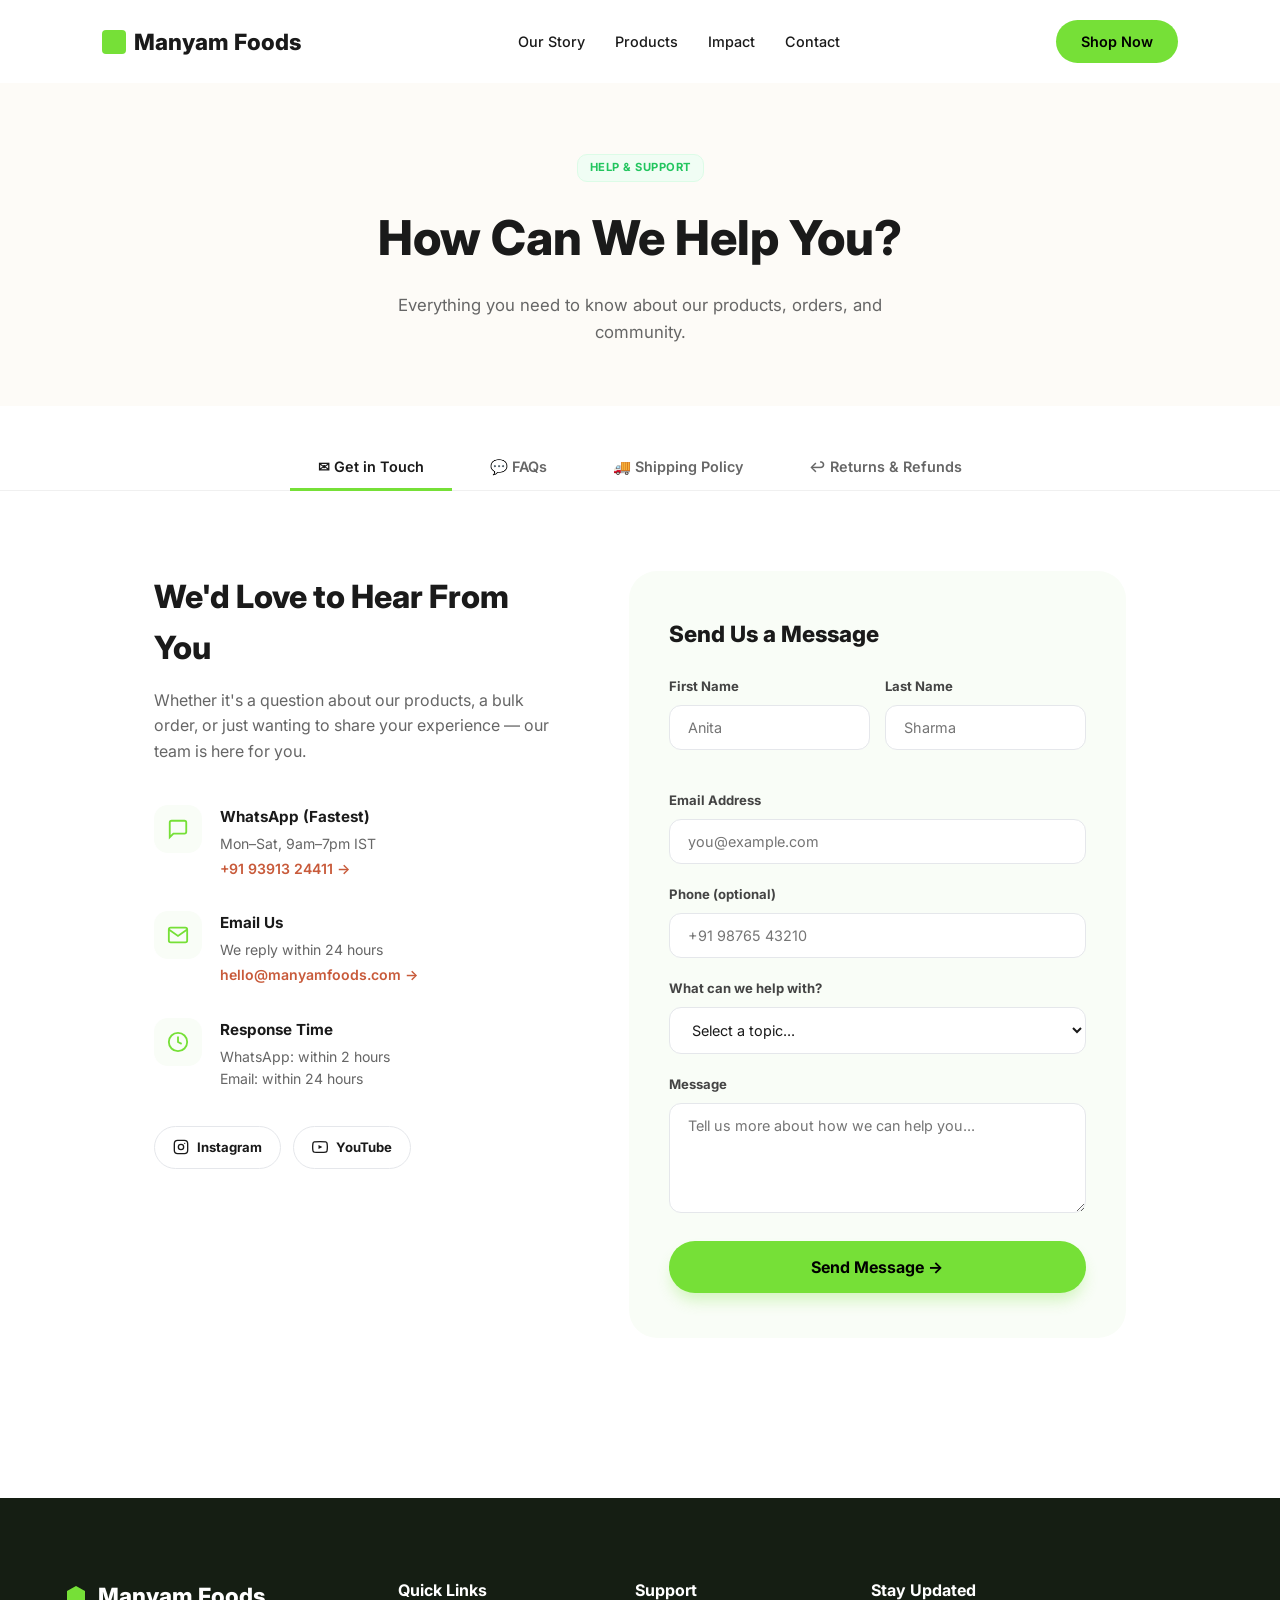
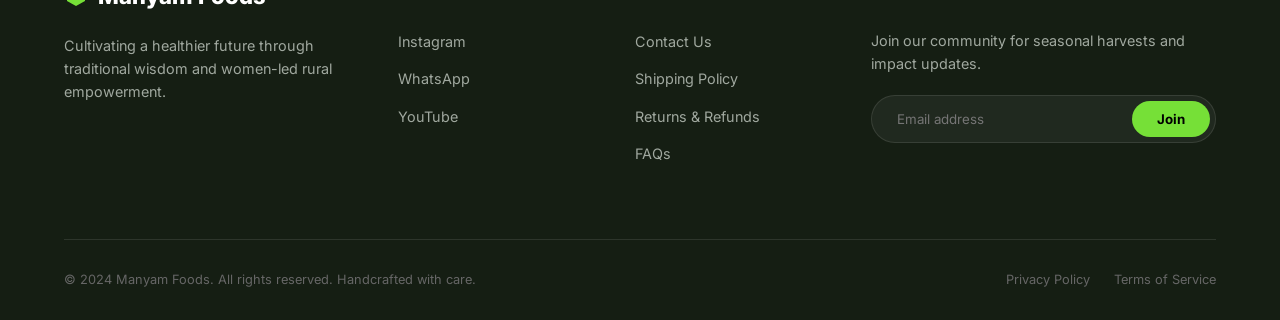
<file: page2.html>
<!DOCTYPE html>
<html lang="en">
<head>
    <meta charset="UTF-8">
    <meta name="viewport" content="width=device-width, initial-scale=1.0">
    <title>Manyam Foods | Help & Support</title>
    <link href="https://fonts.googleapis.com/css2?family=Inter:wght@400;600;800&display=swap" rel="stylesheet">
    <style>
        :root {
            --primary-green: #76e037;
            --dark-text: #1a1a1a;
            --accent-orange: #c85a3a;
            --light-bg: #ffffff;
            --card-bg: #f9fdf7;
            --light-cream: #fdfbf7;
            --gray-text: #666;
            --dark-footer: #151e13;
        }

        * { margin: 0; padding: 0; box-sizing: border-box; scroll-behavior: smooth; }

        body {
            font-family: 'Inter', sans-serif;
            background-color: var(--light-bg);
            color: var(--dark-text);
            line-height: 1.6;
            overflow-x: hidden;
        }

        /* --- NAVBAR --- */
        .navbar {
            display: flex;
            justify-content: space-between;
            align-items: center;
            padding: 20px 8%;
            background: white;
            position: sticky;
            top: 0;
            z-index: 1000;
            transition: 0.3s;
        }
        .logo { font-weight: 800; font-size: 1.4rem; color: #1a1a1a; display: flex; align-items: center; gap: 8px; text-decoration: none; }
        .logo-icon { width: 24px; height: 24px; background: var(--primary-green); border-radius: 4px; }
        .nav-links { display: flex; list-style: none; gap: 30px; }
        .nav-links a { text-decoration: none; color: var(--dark-text); font-size: 0.9rem; font-weight: 500; }
        .btn-shop { background: var(--primary-green); padding: 10px 25px; border-radius: 50px; text-decoration: none; color: black; font-weight: 600; font-size: 0.9rem; }

        /* --- PAGE HEADER BANNER --- */
        .page-banner {
            background: var(--light-cream);
            text-align: center;
            padding: 70px 8% 60px;
        }
        .page-banner .badge {
            display: inline-block;
            background: #f0fdf4;
            color: #22c55e;
            padding: 4px 12px;
            border-radius: 10px;
            font-size: 0.7rem;
            font-weight: 700;
            letter-spacing: 0.5px;
            border: 1px solid #dcfce7;
            margin-bottom: 18px;
        }
        .page-banner h1 { font-size: 3rem; font-weight: 800; margin-bottom: 15px; }
        .page-banner p { color: var(--gray-text); font-size: 1.05rem; max-width: 520px; margin: 0 auto; }

        /* --- TAB NAVIGATION --- */
        .tab-nav {
            display: flex;
            justify-content: center;
            gap: 10px;
            padding: 40px 8% 0;
            border-bottom: 1px solid #f0f0f0;
        }
        .tab-btn {
            padding: 12px 28px;
            border: none;
            background: transparent;
            font-family: 'Inter', sans-serif;
            font-size: 0.9rem;
            font-weight: 600;
            color: var(--gray-text);
            cursor: pointer;
            border-bottom: 3px solid transparent;
            margin-bottom: -1px;
            transition: all 0.3s;
        }
        .tab-btn.active {
            color: var(--dark-text);
            border-bottom-color: var(--primary-green);
        }
        .tab-btn:hover { color: var(--dark-text); }

        /* --- TAB CONTENT --- */
        .tab-content { display: none; }
        .tab-content.active { display: block; }

        /* ==================== CONTACT US ==================== */
        .contact-section {
            max-width: 1100px;
            margin: 0 auto;
            padding: 80px 5%;
            display: grid;
            grid-template-columns: 1fr 1.2fr;
            gap: 60px;
            align-items: start;
        }
        .contact-info h2 { font-size: 2rem; font-weight: 800; margin-bottom: 15px; }
        .contact-info p { color: var(--gray-text); margin-bottom: 40px; font-size: 1rem; }
        .contact-method {
            display: flex;
            align-items: flex-start;
            gap: 18px;
            margin-bottom: 30px;
        }
        .contact-icon {
            width: 48px; height: 48px;
            background: var(--card-bg);
            border-radius: 14px;
            display: flex; align-items: center; justify-content: center;
            flex-shrink: 0;
        }
        .contact-method h4 { font-size: 0.95rem; font-weight: 700; margin-bottom: 4px; }
        .contact-method p { color: var(--gray-text); font-size: 0.88rem; margin: 0; }
        .contact-method a { color: var(--accent-orange); text-decoration: none; font-weight: 600; font-size: 0.88rem; }

        .social-row { display: flex; gap: 12px; margin-top: 35px; }
        .social-btn {
            display: flex; align-items: center; gap: 8px;
            padding: 10px 18px;
            border-radius: 50px;
            text-decoration: none;
            font-size: 0.82rem; font-weight: 700;
            border: 1.5px solid #e5e7eb;
            color: var(--dark-text);
            transition: all 0.3s;
        }
        .social-btn:hover { border-color: var(--primary-green); background: #f0fdf4; }

        /* Contact Form */
        .contact-form-box {
            background: var(--card-bg);
            border-radius: 28px;
            padding: 45px 40px;
        }
        .contact-form-box h3 { font-size: 1.4rem; font-weight: 800; margin-bottom: 25px; }
        .form-group { margin-bottom: 20px; }
        .form-row { display: grid; grid-template-columns: 1fr 1fr; gap: 15px; margin-bottom: 20px; }
        .form-group label { display: block; font-size: 0.82rem; font-weight: 700; margin-bottom: 8px; color: #444; }
        .form-group input,
        .form-group select,
        .form-group textarea {
            width: 100%;
            padding: 13px 18px;
            border: 1.5px solid #e5e7eb;
            border-radius: 12px;
            font-family: 'Inter', sans-serif;
            font-size: 0.9rem;
            background: white;
            color: var(--dark-text);
            outline: none;
            transition: border-color 0.2s;
        }
        .form-group input:focus,
        .form-group select:focus,
        .form-group textarea:focus { border-color: var(--primary-green); }
        .form-group textarea { resize: vertical; min-height: 110px; }
        .btn-submit {
            width: 100%;
            background: var(--primary-green);
            border: none;
            padding: 16px;
            border-radius: 50px;
            font-family: 'Inter', sans-serif;
            font-size: 1rem;
            font-weight: 700;
            cursor: pointer;
            transition: opacity 0.3s;
            box-shadow: 0 10px 15px -3px rgba(118, 224, 55, 0.3);
        }
        .btn-submit:hover { opacity: 0.88; }

        /* ==================== FAQS ==================== */
        .faq-section {
            max-width: 800px;
            margin: 0 auto;
            padding: 80px 5%;
        }
        .faq-intro { text-align: center; margin-bottom: 60px; }
        .faq-intro h2 { font-size: 2rem; font-weight: 800; margin-bottom: 10px; }
        .faq-intro p { color: var(--gray-text); }

        .faq-category { margin-bottom: 50px; }
        .faq-category-title {
            font-size: 0.75rem;
            font-weight: 800;
            letter-spacing: 1.5px;
            text-transform: uppercase;
            color: var(--primary-green);
            margin-bottom: 18px;
            padding-bottom: 10px;
            border-bottom: 2px solid #f0f0f0;
        }
        .faq-item {
            border-bottom: 1px solid #f0f0f0;
            overflow: hidden;
        }
        .faq-question {
            width: 100%;
            background: none;
            border: none;
            text-align: left;
            padding: 20px 0;
            font-family: 'Inter', sans-serif;
            font-size: 0.97rem;
            font-weight: 700;
            color: var(--dark-text);
            cursor: pointer;
            display: flex;
            justify-content: space-between;
            align-items: center;
            gap: 15px;
        }
        .faq-question:hover { color: var(--accent-orange); }
        .faq-icon {
            width: 26px; height: 26px; flex-shrink: 0;
            background: var(--card-bg);
            border-radius: 50%;
            display: flex; align-items: center; justify-content: center;
            font-size: 1.2rem;
            font-weight: 400;
            transition: transform 0.3s;
            color: var(--gray-text);
        }
        .faq-item.open .faq-icon { transform: rotate(45deg); color: var(--accent-orange); }
        .faq-answer {
            max-height: 0;
            overflow: hidden;
            transition: max-height 0.4s ease, padding 0.3s;
            color: var(--gray-text);
            font-size: 0.92rem;
            line-height: 1.75;
        }
        .faq-item.open .faq-answer { max-height: 300px; padding-bottom: 20px; }

        /* ==================== SHIPPING ==================== */
        .shipping-section {
            max-width: 900px;
            margin: 0 auto;
            padding: 80px 5%;
        }
        .shipping-intro { text-align: center; margin-bottom: 70px; }
        .shipping-intro h2 { font-size: 2rem; font-weight: 800; margin-bottom: 10px; }
        .shipping-intro p { color: var(--gray-text); max-width: 500px; margin: 0 auto; }

        .shipping-cards {
            display: grid;
            grid-template-columns: repeat(auto-fit, minmax(240px, 1fr));
            gap: 20px;
            margin-bottom: 60px;
        }
        .shipping-card {
            background: var(--card-bg);
            border-radius: 22px;
            padding: 35px 28px;
            text-align: center;
        }
        .shipping-card-icon {
            width: 54px; height: 54px;
            background: white;
            border-radius: 16px;
            display: flex; align-items: center; justify-content: center;
            margin: 0 auto 20px;
            box-shadow: 0 4px 12px rgba(0,0,0,0.06);
        }
        .shipping-card h3 { font-size: 1rem; font-weight: 800; margin-bottom: 8px; }
        .shipping-card p { font-size: 0.87rem; color: var(--gray-text); }
        .shipping-card .tag {
            display: inline-block;
            background: #f0fdf4;
            color: #22c55e;
            padding: 3px 10px;
            border-radius: 20px;
            font-size: 0.72rem;
            font-weight: 700;
            margin-top: 10px;
        }

        .policy-block {
            background: var(--card-bg);
            border-radius: 22px;
            padding: 40px 40px;
            margin-bottom: 25px;
        }
        .policy-block h3 {
            font-size: 1.15rem;
            font-weight: 800;
            margin-bottom: 15px;
            display: flex;
            align-items: center;
            gap: 10px;
        }
        .policy-block h3 .dot {
            width: 8px; height: 8px;
            background: var(--primary-green);
            border-radius: 50%;
            flex-shrink: 0;
        }
        .policy-block p, .policy-block li {
            color: var(--gray-text);
            font-size: 0.92rem;
            line-height: 1.75;
        }
        .policy-block ul { padding-left: 20px; margin-top: 10px; }
        .policy-block ul li { margin-bottom: 8px; }

        .returns-grid {
            display: grid;
            grid-template-columns: 1fr 1fr;
            gap: 20px;
            margin-bottom: 25px;
        }
        .return-card {
            border-radius: 18px;
            padding: 30px;
        }
        .return-card.eligible { background: #f0fdf4; border: 1.5px solid #dcfce7; }
        .return-card.not-eligible { background: #fff5f5; border: 1.5px solid #fecaca; }
        .return-card h4 { font-size: 0.88rem; font-weight: 800; margin-bottom: 14px; display: flex; align-items: center; gap: 8px; }
        .return-card h4.green { color: #16a34a; }
        .return-card h4.red { color: #dc2626; }
        .return-card ul { padding-left: 18px; }
        .return-card ul li { font-size: 0.86rem; color: var(--gray-text); margin-bottom: 7px; }

        .contact-cta {
            text-align: center;
            background: var(--dark-text);
            color: white;
            border-radius: 28px;
            padding: 55px 40px;
            margin-top: 40px;
        }
        .contact-cta h3 { font-size: 1.8rem; font-weight: 800; margin-bottom: 12px; }
        .contact-cta p { color: #a0a89f; margin-bottom: 28px; }
        .btn-wa {
            display: inline-flex;
            align-items: center;
            gap: 10px;
            background: var(--primary-green);
            color: black;
            padding: 16px 35px;
            border-radius: 50px;
            text-decoration: none;
            font-weight: 700;
            font-size: 0.95rem;
            transition: opacity 0.3s;
        }
        .btn-wa:hover { opacity: 0.88; }

        /* --- FOOTER --- */
        footer {
            background-color: var(--dark-footer);
            color: #fff;
            padding: 80px 5% 30px;
            margin-top: 80px;
        }
        .footer-grid {
            max-width: 1200px;
            margin: 0 auto;
            display: grid;
            grid-template-columns: 1.5fr 1fr 1fr 1.5fr;
            gap: 40px;
            margin-bottom: 60px;
        }
        .footer-logo { font-weight: 800; font-size: 1.4rem; margin-bottom: 20px; display: flex; align-items: center; gap: 10px; }
        .footer-desc { color: #a0a89f; font-size: 0.9rem; line-height: 1.6; }
        .footer-col h4 { font-size: 1rem; font-weight: 700; margin-bottom: 25px; }
        .footer-links { list-style: none; }
        .footer-links li { margin-bottom: 12px; }
        .footer-links a { color: #a0a89f; text-decoration: none; font-size: 0.9rem; transition: color 0.3s; }
        .footer-links a:hover { color: var(--primary-green); }
        .newsletter-text { color: #a0a89f; font-size: 0.9rem; margin-bottom: 20px; }
        .newsletter-form { display: flex; background: rgba(255,255,255,0.05); padding: 5px; border-radius: 50px; border: 1px solid rgba(255,255,255,0.1); }
        .newsletter-form input { background: transparent; border: none; padding: 10px 20px; color: #fff; flex: 1; outline: none; font-family: 'Inter', sans-serif; }
        .btn-join { background: var(--primary-green); border: none; padding: 10px 25px; border-radius: 50px; font-weight: 700; cursor: pointer; font-family: 'Inter', sans-serif; }
        .footer-bottom { max-width: 1200px; margin: 0 auto; padding-top: 30px; border-top: 1px solid rgba(255,255,255,0.1); display: flex; justify-content: space-between; align-items: center; font-size: 0.8rem; color: #666; }
        .legal-links a { color: #666; text-decoration: none; margin-left: 20px; }

        /* Responsive */
        @media (max-width: 868px) {
            .contact-section { grid-template-columns: 1fr; }
            .returns-grid { grid-template-columns: 1fr; }
            .footer-grid { grid-template-columns: 1fr 1fr; }
            .page-banner h1 { font-size: 2.2rem; }
        }
        @media (max-width: 600px) {
            .navbar { padding: 15px 5%; }
            .nav-links { display: none; }
            .footer-grid { grid-template-columns: 1fr; }
            .footer-bottom { flex-direction: column; gap: 20px; text-align: center; }
            .tab-btn { padding: 10px 15px; font-size: 0.8rem; }
            .contact-form-box { padding: 30px 22px; }
            .form-row { grid-template-columns: 1fr; }
        }
    </style>
</head>
<body>

    <!-- NAVBAR -->
    <header class="navbar" id="navbar">
        <a href="#" class="logo">
            <div class="logo-icon"></div>
            Manyam Foods
        </a>
        <nav>
            <ul class="nav-links">
                <li><a href="#">Our Story</a></li>
                <li><a href="#">Products</a></li>
                <li><a href="#">Impact</a></li>
                <li><a href="#">Contact</a></li>
            </ul>
        </nav>
        <a href="https://wa.me/c/919391324411" class="btn-shop">Shop Now</a>
    </header>

    <!-- PAGE BANNER -->
    <section class="page-banner">
        <div class="badge">HELP & SUPPORT</div>
        <h1>How Can We Help You?</h1>
        <p>Everything you need to know about our products, orders, and community.</p>
    </section>

    <!-- TAB NAVIGATION -->
    <div class="tab-nav">
        <button class="tab-btn active" onclick="switchTab('contact', this)">✉ Get in Touch</button>
        <button class="tab-btn" onclick="switchTab('faq', this)">💬 FAQs</button>
        <button class="tab-btn" onclick="switchTab('shipping', this)">🚚 Shipping Policy</button>
        <button class="tab-btn" onclick="switchTab('returns', this)">↩ Returns & Refunds</button>
    </div>

    <!-- ===== CONTACT TAB ===== -->
    <div id="tab-contact" class="tab-content active">
        <div class="contact-section">
            <div class="contact-info">
                <h2>We'd Love to Hear From You</h2>
                <p>Whether it's a question about our products, a bulk order, or just wanting to share your experience — our team is here for you.</p>

                <div class="contact-method">
                    <div class="contact-icon">
                        <svg width="22" height="22" fill="none" stroke="#76e037" stroke-width="2" viewBox="0 0 24 24"><path d="M21 15a2 2 0 0 1-2 2H7l-4 4V5a2 2 0 0 1 2-2h14a2 2 0 0 1 2 2z"/></svg>
                    </div>
                    <div>
                        <h4>WhatsApp (Fastest)</h4>
                        <p>Mon–Sat, 9am–7pm IST</p>
                        <a href="https://wa.me/919391324411" target="_blank">+91 93913 24411 →</a>
                    </div>
                </div>

                <div class="contact-method">
                    <div class="contact-icon">
                        <svg width="22" height="22" fill="none" stroke="#76e037" stroke-width="2" viewBox="0 0 24 24"><path d="M4 4h16c1.1 0 2 .9 2 2v12c0 1.1-.9 2-2 2H4c-1.1 0-2-.9-2-2V6c0-1.1.9-2 2-2z"/><polyline points="22,6 12,13 2,6"/></svg>
                    </div>
                    <div>
                        <h4>Email Us</h4>
                        <p>We reply within 24 hours</p>
                        <a href="mailto:hello@manyamfoods.com">hello@manyamfoods.com →</a>
                    </div>
                </div>

                <div class="contact-method">
                    <div class="contact-icon">
                        <svg width="22" height="22" fill="none" stroke="#76e037" stroke-width="2" viewBox="0 0 24 24"><circle cx="12" cy="12" r="10"/><polyline points="12 6 12 12 16 14"/></svg>
                    </div>
                    <div>
                        <h4>Response Time</h4>
                        <p>WhatsApp: within 2 hours<br>Email: within 24 hours</p>
                    </div>
                </div>

                <div class="social-row">
                    <a href="https://www.instagram.com/manyamfoods" target="_blank" class="social-btn">
                        <svg width="16" height="16" fill="none" stroke="currentColor" stroke-width="2" viewBox="0 0 24 24"><rect x="2" y="2" width="20" height="20" rx="5"/><circle cx="12" cy="12" r="4"/><circle cx="17.5" cy="6.5" r="1" fill="currentColor" stroke="none"/></svg>
                        Instagram
                    </a>
                    <a href="https://www.youtube.com/@manyamfoods" target="_blank" class="social-btn">
                        <svg width="16" height="16" fill="none" stroke="currentColor" stroke-width="2" viewBox="0 0 24 24"><path d="M22.54 6.42a2.78 2.78 0 0 0-1.95-1.96C18.88 4 12 4 12 4s-6.88 0-8.59.46A2.78 2.78 0 0 0 1.46 6.42 29 29 0 0 0 1 12a29 29 0 0 0 .46 5.58A2.78 2.78 0 0 0 3.41 19.6C5.12 20 12 20 12 20s6.88 0 8.59-.46a2.78 2.78 0 0 0 1.95-1.95A29 29 0 0 0 23 12a29 29 0 0 0-.46-5.58z"/><polygon points="9.75 15.02 15.5 12 9.75 8.98 9.75 15.02" fill="currentColor" stroke="none"/></svg>
                        YouTube
                    </a>
                </div>
            </div>

            <!-- Contact Form -->
            <div class="contact-form-box">
                <h3>Send Us a Message</h3>
                <div class="form-row">
                    <div class="form-group">
                        <label>First Name</label>
                        <input type="text" placeholder="Anita">
                    </div>
                    <div class="form-group">
                        <label>Last Name</label>
                        <input type="text" placeholder="Sharma">
                    </div>
                </div>
                <div class="form-group">
                    <label>Email Address</label>
                    <input type="email" placeholder="you@example.com">
                </div>
                <div class="form-group">
                    <label>Phone (optional)</label>
                    <input type="tel" placeholder="+91 98765 43210">
                </div>
                <div class="form-group">
                    <label>What can we help with?</label>
                    <select>
                        <option value="">Select a topic...</option>
                        <option>Order Tracking</option>
                        <option>Product Question</option>
                        <option>Bulk / Wholesale Order</option>
                        <option>Return or Refund</option>
                        <option>Partnership / Collaboration</option>
                        <option>Other</option>
                    </select>
                </div>
                <div class="form-group">
                    <label>Message</label>
                    <textarea placeholder="Tell us more about how we can help you..."></textarea>
                </div>
                <button class="btn-submit">Send Message →</button>
            </div>
        </div>
    </div>

    <!-- ===== FAQ TAB ===== -->
    <div id="tab-faq" class="tab-content">
        <div class="faq-section">
            <div class="faq-intro">
                <h2>Frequently Asked Questions</h2>
                <p style="color: var(--gray-text);">Can't find your answer? Reach us on WhatsApp — we're happy to help.</p>
            </div>

            <!-- ORDERS -->
            <div class="faq-category">
                <div class="faq-category-title">🛒 Orders & Shopping</div>
                <div class="faq-item">
                    <button class="faq-question" onclick="toggleFaq(this)">How do I place an order? <span class="faq-icon">+</span></button>
                    <div class="faq-answer">You can shop directly through our WhatsApp catalog at <a href="https://wa.me/c/919391324411" style="color:var(--accent-orange)">wa.me/c/919391324411</a>. Browse our collection, add items to your cart, and our team will confirm your order and guide you through payment.</div>
                </div>
                <div class="faq-item">
                    <button class="faq-question" onclick="toggleFaq(this)">Can I place a bulk or wholesale order? <span class="faq-icon">+</span></button>
                    <div class="faq-answer">Absolutely! We love partnering with stores, corporate gifting teams, and health-focused businesses. Message us on WhatsApp or use the contact form on this page and mention "bulk order" — we'll share our wholesale pricing and MOQs.</div>
                </div>
                <div class="faq-item">
                    <button class="faq-question" onclick="toggleFaq(this)">Do you offer gift packaging? <span class="faq-icon">+</span></button>
                    <div class="faq-answer">Yes! We offer beautifully curated gift hampers with custom notes for festivals, corporate gifts, and personal gifting. Ask us about our current hamper options on WhatsApp.</div>
                </div>
            </div>

            <!-- PRODUCTS -->
            <div class="faq-category">
                <div class="faq-category-title">🌿 Products & Ingredients</div>
                <div class="faq-item">
                    <button class="faq-question" onclick="toggleFaq(this)">Are your products 100% natural and preservative-free? <span class="faq-icon">+</span></button>
                    <div class="faq-answer">Yes, every Manyam Foods product is made with natural ingredients — no artificial preservatives, no refined sugar, and no additives. We use traditional processing methods like solar drying and stone grinding to preserve nutrition and flavour naturally.</div>
                </div>
                <div class="faq-item">
                    <button class="faq-question" onclick="toggleFaq(this)">What is the shelf life of your products? <span class="faq-icon">+</span></button>
                    <div class="faq-answer">Shelf life varies by product. Powders (turmeric, horse gram) last 6–12 months in a cool, dry place. Millet snacks are best consumed within 3 months. Each product has a "best before" date clearly marked on the packaging.</div>
                </div>
                <div class="faq-item">
                    <button class="faq-question" onclick="toggleFaq(this)">Are your products safe for children? <span class="faq-icon">+</span></button>
                    <div class="faq-answer">Most of our products are child-friendly and made without any harmful additives. The Millet Crunch uses jaggery as a natural sweetener, making it a healthy alternative to processed snacks for children. Always consult a paediatrician for infants under 2 years.</div>
                </div>
                <div class="faq-item">
                    <button class="faq-question" onclick="toggleFaq(this)">How is stone-ground turmeric different from supermarket turmeric? <span class="faq-icon">+</span></button>
                    <div class="faq-answer">Industrial grinding generates heat which destroys essential oils and active compounds like curcumin. Our cold stone-grinding process keeps temperatures low, preserving the natural colour, aroma, and potency of the turmeric. The difference is immediately visible — and noticeable in the kitchen.</div>
                </div>
            </div>

            <!-- SHIPPING -->
            <div class="faq-category">
                <div class="faq-category-title">🚚 Shipping & Delivery</div>
                <div class="faq-item">
                    <button class="faq-question" onclick="toggleFaq(this)">How long does delivery take? <span class="faq-icon">+</span></button>
                    <div class="faq-answer">Standard delivery across India takes 4–7 business days. Express delivery (2–3 days) is available for select pin codes. You'll receive a tracking link via WhatsApp once your order ships.</div>
                </div>
                <div class="faq-item">
                    <button class="faq-question" onclick="toggleFaq(this)">Do you offer free shipping? <span class="faq-icon">+</span></button>
                    <div class="faq-answer">Yes! We offer free standard shipping on all orders above ₹499. Orders below ₹499 have a flat shipping fee of ₹60.</div>
                </div>
                <div class="faq-item">
                    <button class="faq-question" onclick="toggleFaq(this)">Do you ship internationally? <span class="faq-icon">+</span></button>
                    <div class="faq-answer">We currently ship within India only. International shipping is something we're working towards — follow us on Instagram or subscribe to our newsletter to be the first to know when it launches!</div>
                </div>
            </div>

        </div>
    </div>

    <!-- ===== SHIPPING TAB ===== -->
    <div id="tab-shipping" class="tab-content">
        <div class="shipping-section">
            <div class="shipping-intro">
                <h2>Shipping Policy</h2>
                <p>We package every order with love and care so it arrives safely at your doorstep.</p>
            </div>

            <div class="shipping-cards">
                <div class="shipping-card">
                    <div class="shipping-card-icon">
                        <svg width="26" height="26" fill="none" stroke="#76e037" stroke-width="2" viewBox="0 0 24 24"><circle cx="12" cy="12" r="10"/><polyline points="12 6 12 12 16 14"/></svg>
                    </div>
                    <h3>Order Processing</h3>
                    <p>Orders are processed within 1–2 business days of confirmation and payment.</p>
                    <span class="tag">Mon–Sat</span>
                </div>
                <div class="shipping-card">
                    <div class="shipping-card-icon">
                        <svg width="26" height="26" fill="none" stroke="#76e037" stroke-width="2" viewBox="0 0 24 24"><rect x="1" y="3" width="15" height="13"/><polygon points="16 8 20 8 23 11 23 16 16 16 16 8"/><circle cx="5.5" cy="18.5" r="2.5"/><circle cx="18.5" cy="18.5" r="2.5"/></svg>
                    </div>
                    <h3>Standard Delivery</h3>
                    <p>Delivered in 4–7 business days across India via trusted courier partners.</p>
                    <span class="tag">₹60 flat / Free above ₹499</span>
                </div>
                <div class="shipping-card">
                    <div class="shipping-card-icon">
                        <svg width="26" height="26" fill="none" stroke="#76e037" stroke-width="2" viewBox="0 0 24 24"><path d="M13 2L3 14h9l-1 8 10-12h-9l1-8z"/></svg>
                    </div>
                    <h3>Express Delivery</h3>
                    <p>Priority delivery in 2–3 business days, available on select pin codes.</p>
                    <span class="tag">₹120 additional</span>
                </div>
            </div>

            <div class="policy-block">
                <h3><span class="dot"></span> Packaging</h3>
                <p>All products are carefully packed in food-safe, eco-conscious materials to ensure freshness during transit. Powders are sealed airtight; breakable items are bubble-wrapped. We take full responsibility for any damage incurred during shipping — please photograph and report to us within 48 hours of delivery.</p>
            </div>

            <div class="policy-block">
                <h3><span class="dot"></span> Order Tracking</h3>
                <p>Once your order is dispatched, you will receive a tracking number via WhatsApp. You can use this to track your shipment on the courier partner's website. If you face any difficulty, our support team is available on WhatsApp from 9am–7pm IST, Monday to Saturday.</p>
            </div>

            <div class="policy-block">
                <h3><span class="dot"></span> Shipping Restrictions</h3>
                <ul>
                    <li>We currently ship within India only.</li>
                    <li>Some remote pin codes may have extended delivery timelines of up to 10 business days.</li>
                    <li>Delivery to J&K, Northeastern states, and island territories may take additional time.</li>
                    <li>Orders are not dispatched on Sundays and public holidays.</li>
                </ul>
            </div>

            <div class="policy-block">
                <h3><span class="dot"></span> Delayed or Lost Shipments</h3>
                <p>In the rare case of a delayed or lost shipment, please contact us within 7 days of the estimated delivery date. We will investigate with the courier and either reship your order or issue a full refund based on the outcome.</p>
            </div>
        </div>
    </div>

    <!-- ===== RETURNS TAB ===== -->
    <div id="tab-returns" class="tab-content">
        <div class="shipping-section">
            <div class="shipping-intro">
                <h2>Returns & Refunds</h2>
                <p>We stand behind every product we make. Your satisfaction is our promise.</p>
            </div>

            <div class="returns-grid">
                <div class="return-card eligible">
                    <h4 class="green">✓ Eligible for Return / Refund</h4>
                    <ul>
                        <li>Product received damaged or broken</li>
                        <li>Wrong item delivered</li>
                        <li>Product has expired / past best before date</li>
                        <li>Severe quality issue (unusual smell, texture, etc.)</li>
                        <li>Order not delivered within 12 business days</li>
                    </ul>
                </div>
                <div class="return-card not-eligible">
                    <h4 class="red">✗ Not Eligible for Return</h4>
                    <ul>
                        <li>Change of mind after product is opened</li>
                        <li>Dislike of taste or flavour (subjective preference)</li>
                        <li>Products already consumed partially</li>
                        <li>Damage caused by improper storage after delivery</li>
                        <li>Claims made after 7 days of delivery</li>
                    </ul>
                </div>
            </div>

            <div class="policy-block">
                <h3><span class="dot"></span> How to Request a Return / Refund</h3>
                <ul>
                    <li>Contact us within <strong>48 hours</strong> of delivery for damage claims, or <strong>7 days</strong> for other eligible issues.</li>
                    <li>Send us photos of the product and packaging via WhatsApp (+91 93913 24411) or email (hello@manyamfoods.com).</li>
                    <li>Our team will review your claim within 1–2 business days and confirm whether it qualifies.</li>
                    <li>Approved refunds are processed to the original payment method within 5–7 business days.</li>
                </ul>
            </div>

            <div class="policy-block">
                <h3><span class="dot"></span> Refund Timeline</h3>
                <p>Once a refund is approved, it will be credited back to your original payment method within 5–7 working days. UPI and wallet payments may reflect sooner. For any delays beyond 7 days, please contact your bank or reach out to us directly.</p>
            </div>

            <div class="policy-block">
                <h3><span class="dot"></span> Exchange Policy</h3>
                <p>If your product qualifies for a return, you may choose an exchange (same or equivalent value product) instead of a refund. Exchanges are subject to product availability and are dispatched within 3 business days of return approval. We cover the shipping cost for all approved exchanges.</p>
            </div>

            <div class="contact-cta">
                <h3>Still Have Questions?</h3>
                <p>Our team is always happy to help — reach us directly on WhatsApp for the fastest response.</p>
                <a href="https://wa.me/919391324411" target="_blank" class="btn-wa">
                    <svg width="20" height="20" viewBox="0 0 24 24" fill="currentColor"><path d="M17.472 14.382c-.297-.149-1.758-.867-2.03-.967-.273-.099-.471-.148-.67.15-.197.297-.767.966-.94 1.164-.173.199-.347.223-.644.075-.297-.15-1.255-.463-2.39-1.475-.883-.788-1.48-1.761-1.653-2.059-.173-.297-.018-.458.13-.606.134-.133.298-.347.446-.52.149-.174.198-.298.298-.497.099-.198.05-.371-.025-.52-.075-.149-.669-1.612-.916-2.207-.242-.579-.487-.5-.669-.51-.173-.008-.371-.01-.57-.01-.198 0-.52.074-.792.372-.272.297-1.04 1.016-1.04 2.479 0 1.462 1.065 2.875 1.213 3.074.149.198 2.096 3.2 5.077 4.487.709.306 1.262.489 1.694.625.712.227 1.36.195 1.871.118.571-.085 1.758-.719 2.006-1.413.248-.694.248-1.289.173-1.413-.074-.124-.272-.198-.57-.347m-5.421 7.403h-.004a9.87 9.87 0 01-5.031-1.378l-.361-.214-3.741.982.998-3.648-.235-.374a9.86 9.86 0 01-1.51-5.26c.001-5.45 4.436-9.884 9.888-9.884 2.64 0 5.122 1.03 6.988 2.898a9.825 9.825 0 012.893 6.994c-.003 5.45-4.437 9.884-9.885 9.884m8.413-18.297A11.815 11.815 0 0012.05 0C5.495 0 .16 5.335.157 11.892c0 2.096.547 4.142 1.588 5.945L.057 24l6.305-1.654a11.882 11.882 0 005.683 1.448h.005c6.554 0 11.89-5.335 11.893-11.893a11.821 11.821 0 00-3.48-8.413Z"/></svg>
                    Chat on WhatsApp
                </a>
            </div>
        </div>
    </div>

    <!-- FOOTER -->
    <footer>
        <div class="footer-grid">
            <div class="footer-col">
                <div class="footer-logo">
                    <svg width="24" height="24" viewBox="0 0 24 24" fill="#76e037"><path d="M12 2L3 7v10l9 5 9-5V7l-9-5z"/></svg>
                    Manyam Foods
                </div>
                <p class="footer-desc">Cultivating a healthier future through traditional wisdom and women-led rural empowerment.</p>
            </div>
            <div class="footer-col">
                <h4>Quick Links</h4>
                <ul class="footer-links">
                    <li><a href="https://www.instagram.com/manyamfoods">Instagram</a></li>
                    <li><a href="https://wa.me/c/919391324411">WhatsApp</a></li>
                    <li><a href="https://www.youtube.com/@manyamfoods">YouTube</a></li>
                </ul>
            </div>
            <div class="footer-col">
                <h4>Support</h4>
                <ul class="footer-links">
                    <li><a href="#" onclick="switchTabByName('contact')">Contact Us</a></li>
                    <li><a href="#" onclick="switchTabByName('shipping')">Shipping Policy</a></li>
                    <li><a href="#" onclick="switchTabByName('returns')">Returns & Refunds</a></li>
                    <li><a href="#" onclick="switchTabByName('faq')">FAQs</a></li>
                </ul>
            </div>
            <div class="footer-col">
                <h4>Stay Updated</h4>
                <p class="newsletter-text">Join our community for seasonal harvests and impact updates.</p>
                <form class="newsletter-form" onsubmit="return false">
                    <input type="email" placeholder="Email address">
                    <button type="submit" class="btn-join">Join</button>
                </form>
            </div>
        </div>
        <div class="footer-bottom">
            <p>© 2024 Manyam Foods. All rights reserved. Handcrafted with care.</p>
            <div class="legal-links">
                <a href="#">Privacy Policy</a>
                <a href="#">Terms of Service</a>
            </div>
        </div>
    </footer>

    <script>
        // Tab switching
        function switchTab(tabName, btn) {
            document.querySelectorAll('.tab-content').forEach(t => t.classList.remove('active'));
            document.querySelectorAll('.tab-btn').forEach(b => b.classList.remove('active'));
            document.getElementById('tab-' + tabName).classList.add('active');
            if (btn) btn.classList.add('active');
            window.scrollTo({ top: 0, behavior: 'smooth' });
        }

        function switchTabByName(name) {
            const buttons = document.querySelectorAll('.tab-btn');
            const map = { contact: 0, faq: 1, shipping: 2, returns: 3 };
            switchTab(name, buttons[map[name]]);
        }

        // FAQ accordion
        function toggleFaq(btn) {
            const item = btn.parentElement;
            const isOpen = item.classList.contains('open');
            document.querySelectorAll('.faq-item.open').forEach(i => i.classList.remove('open'));
            if (!isOpen) item.classList.add('open');
        }

        // Navbar scroll shadow
        window.onscroll = function() {
            const nav = document.getElementById('navbar');
            if (window.pageYOffset > 50) {
                nav.style.boxShadow = "0 10px 30px rgba(0,0,0,0.08)";
                nav.style.padding = "15px 8%";
            } else {
                nav.style.boxShadow = "none";
                nav.style.padding = "20px 8%";
            }
        };
    </script>
</body>
</html>
</file>
